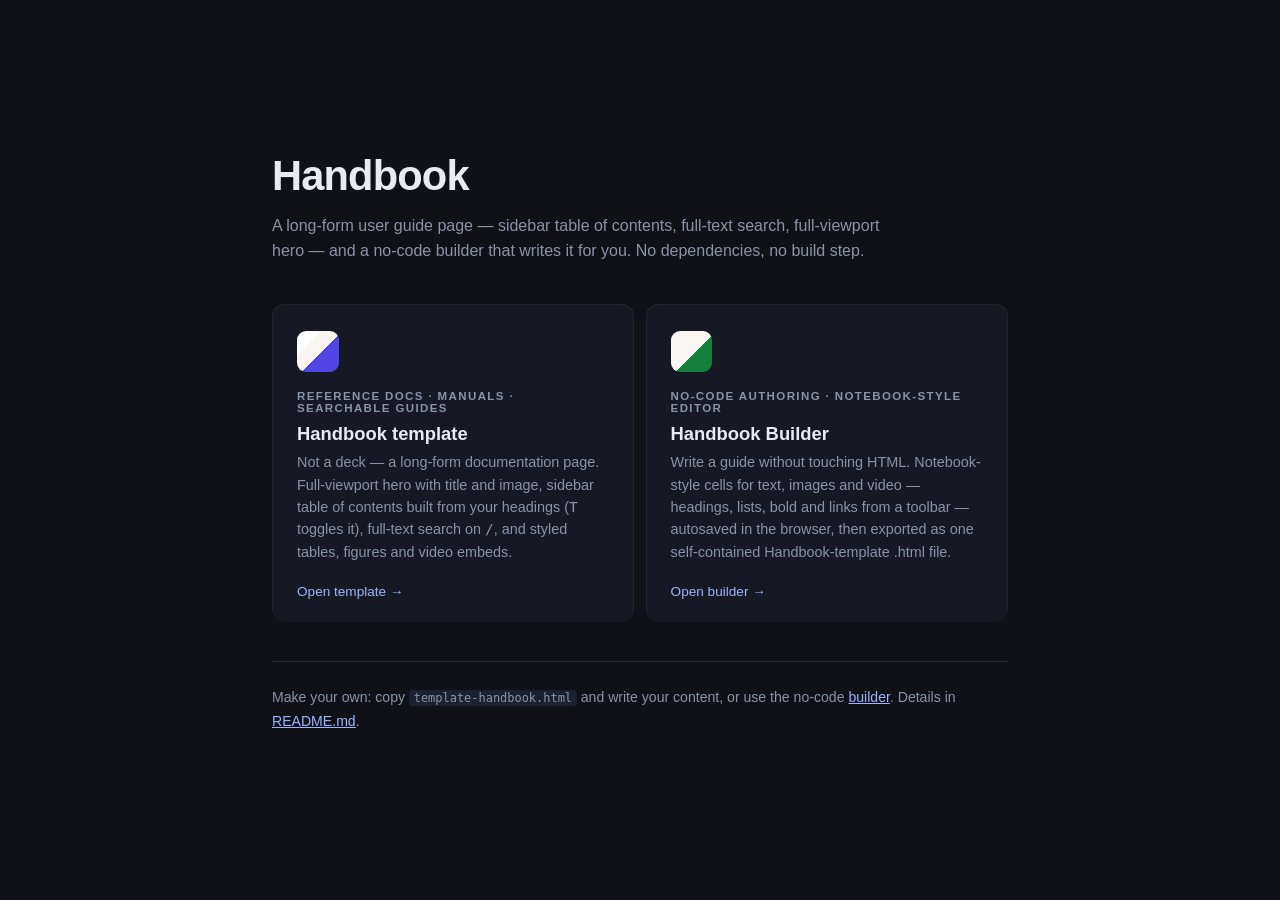
<file: index.html>
<!DOCTYPE html>
<html lang="en">
<head>
<meta charset="UTF-8">
<meta name="viewport" content="width=device-width, initial-scale=1.0">
<title>Handbook — user guide template &amp; builder</title>
<style>
* { box-sizing: border-box; }

:root {
  --bg: #0f1117;
  --card: #161923;
  --fg: #e8ebf2;
  --muted: #8b93a7;
}

body {
  margin: 0;
  min-height: 100vh;
  display: flex;
  align-items: center;
  justify-content: center;
  background: var(--bg);
  color: var(--fg);
  font-family: -apple-system, BlinkMacSystemFont, "Segoe UI", Roboto, sans-serif;
  padding: 3rem 1.5rem;
}

.wrap { max-width: 46rem; width: 100%; }

h1 { font-size: clamp(1.8rem, 4vw, 2.6rem); margin: 0 0 0.3em; letter-spacing: -0.02em; }

.sub { color: var(--muted); max-width: 38rem; line-height: 1.6; margin: 0 0 2.5rem; }

.sub kbd {
  border: 1px solid #333a4d;
  border-bottom-width: 2px;
  border-radius: 5px;
  padding: 0.05em 0.45em;
  font-size: 0.85em;
  font-family: ui-monospace, Menlo, monospace;
}

#cards {
  display: grid;
  grid-template-columns: repeat(auto-fit, minmax(min(100%, 22rem), 1fr));
  gap: 0.7rem;
}

.card {
  position: relative;
  border-radius: 12px;
  background: rgba(255, 255, 255, 0.08);
  cursor: pointer;
  text-decoration: none;
  color: inherit;
  display: block;
}

.card::before, .card::after {
  content: "";
  position: absolute;
  inset: 0;
  border-radius: inherit;
  opacity: 0;
  transition: opacity 500ms;
  pointer-events: none;
}

.card::before {
  background: radial-gradient(650px circle at var(--mouse-x) var(--mouse-y),
    rgba(255, 255, 255, 0.05), transparent 40%);
  z-index: 3;
}

.card::after {
  background: radial-gradient(480px circle at var(--mouse-x) var(--mouse-y),
    var(--glow, rgba(255, 255, 255, 0.4)), transparent 40%);
  z-index: 1;
}

#cards:hover > .card::after { opacity: 1; }
.card:hover::before { opacity: 1; }

.card-content {
  position: relative;
  z-index: 2;
  background: var(--card);
  border-radius: inherit;
  margin: 1px;
  padding: 1.6rem 1.5rem 1.4rem;
  min-height: 100%;
  display: flex;
  flex-direction: column;
}

.card .swatch {
  width: 2.6rem;
  height: 2.6rem;
  border-radius: 9px;
  margin-bottom: 1.1rem;
}

.card h2 { font-size: 1.15rem; margin: 0 0 0.35em; }

.card .use {
  font-size: 0.72rem;
  font-weight: 600;
  letter-spacing: 0.12em;
  text-transform: uppercase;
  color: var(--muted);
  margin-bottom: 0.8em;
}

.card p { font-size: 0.9rem; color: var(--muted); line-height: 1.55; margin: 0; flex: 1; }

.card .open { margin-top: 1.2rem; font-size: 0.85rem; color: #9db4ff; }

.foot {
  margin-top: 2.5rem;
  padding-top: 1.5rem;
  border-top: 1px solid #232838;
  color: var(--muted);
  font-size: 0.88rem;
  line-height: 1.7;
}

.foot a { color: #9db4ff; }
.foot code {
  font-family: ui-monospace, Menlo, monospace;
  font-size: 0.85em;
  background: #1c2130;
  border-radius: 4px;
  padding: 0.1em 0.4em;
}
</style>
</head>
<body>
<div class="wrap">
  <h1>Handbook</h1>
  <p class="sub">A long-form user guide page &mdash; sidebar table of contents,
  full-text search, full-viewport hero &mdash; and a no-code builder that
  writes it for you. No dependencies, no build step.</p>

  <div id="cards">
    <a class="card" href="template-handbook.html" style="--glow: rgba(129, 120, 255, 0.45);">
      <div class="card-content">
        <div class="swatch" style="background: linear-gradient(135deg, #ffffff 30%, #faf7f2 30%, #faf7f2 55%, #4f46e5 55%);"></div>
        <div class="use">Reference docs &middot; manuals &middot; searchable guides</div>
        <h2>Handbook template</h2>
        <p>Not a deck — a long-form documentation page. Full-viewport hero with
        title and image, sidebar table of contents built from your headings
        (<kbd>T</kbd> toggles it), full-text search on
        <kbd>/</kbd>, and styled tables, figures and video embeds.</p>
        <div class="open">Open template &rarr;</div>
      </div>
    </a>

    <a class="card" href="builder/" style="--glow: rgba(110, 231, 160, 0.4);">
      <div class="card-content">
        <div class="swatch" style="background: linear-gradient(135deg, #faf7f2 55%, #15803d 55%);"></div>
        <div class="use">No-code authoring &middot; notebook-style editor</div>
        <h2>Handbook Builder</h2>
        <p>Write a guide without touching HTML. Notebook-style cells for text,
        images and video — headings, lists, bold and links from a toolbar —
        autosaved in the browser, then exported as one self-contained
        Handbook-template .html file.</p>
        <div class="open">Open builder &rarr;</div>
      </div>
    </a>
  </div>

  <p class="foot">
    Make your own: copy <code>template-handbook.html</code> and write your
    content, or use the no-code <a href="builder/">builder</a>. Details in
    <a href="README.md">README.md</a>.
  </p>
</div>

<script>
document.getElementById('cards').onmousemove = function (e) {
  for (const card of document.getElementsByClassName('card')) {
    const rect = card.getBoundingClientRect();
    card.style.setProperty('--mouse-x', (e.clientX - rect.left) + 'px');
    card.style.setProperty('--mouse-y', (e.clientY - rect.top) + 'px');
  }
};
</script>
</body>
</html>
</file>
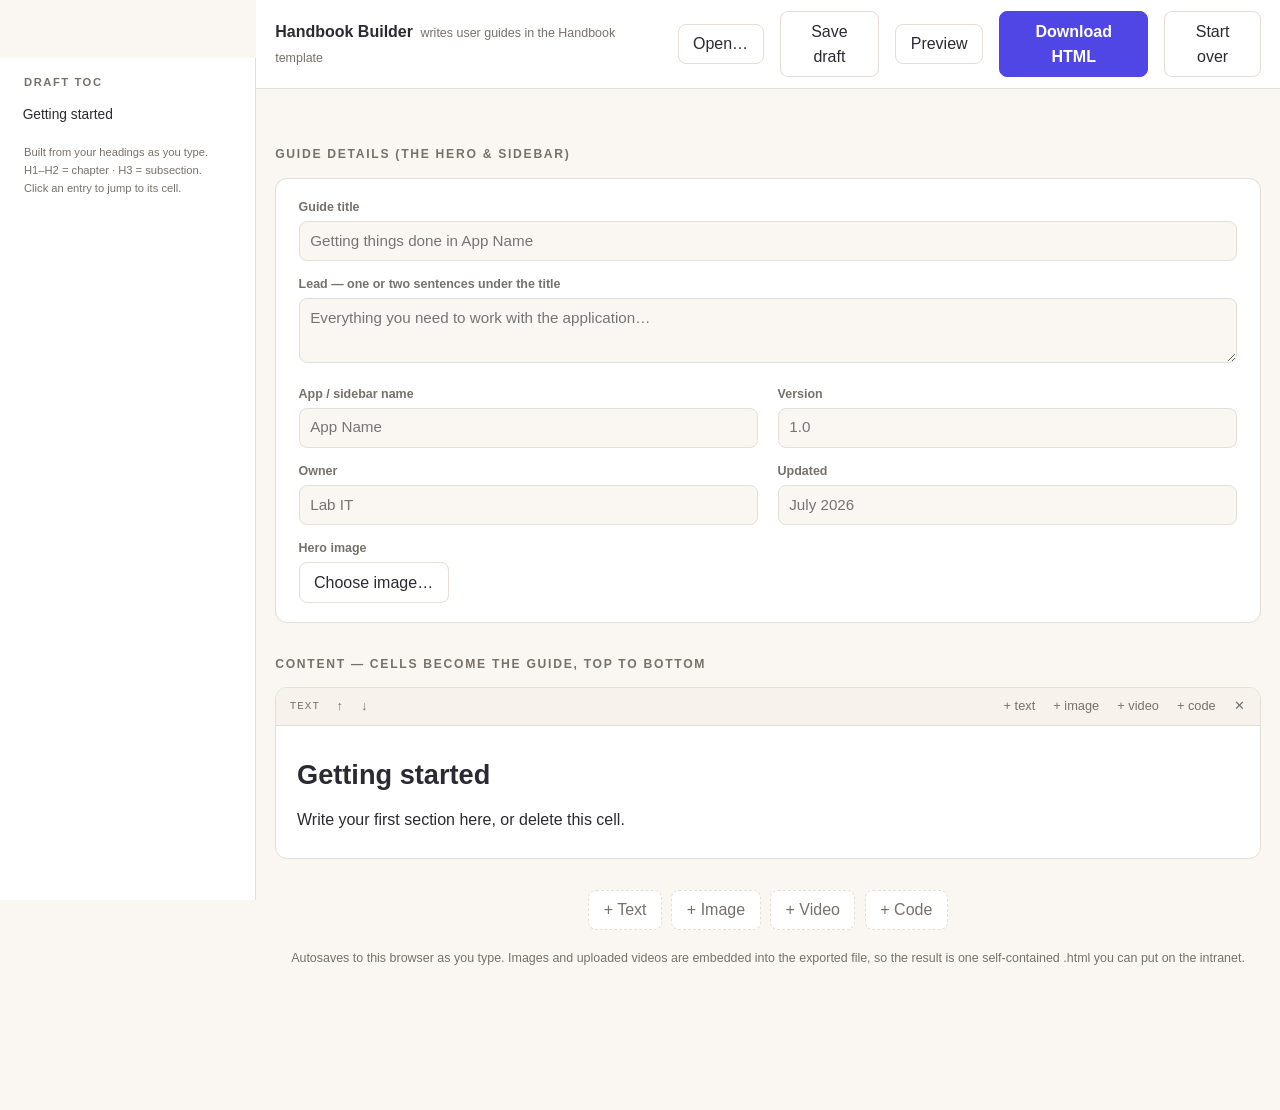
<file: builder/index.html>
<!DOCTYPE html>
<html lang="en">
<head>
<meta charset="UTF-8">
<meta name="viewport" content="width=device-width, initial-scale=1.0">
<title>Handbook Builder</title>
<style>
/* ————— builder chrome (the tool itself, not the output) ————— */
:root {
  --bg: #faf7f2;
  --panel: #ffffff;
  --fg: #2b2a33;
  --muted: #77716a;
  --accent: #4f46e5;
  --accent-soft: #e9e7fc;
  --border: #e4ded4;
  --mono: ui-monospace, "SF Mono", Menlo, Consolas, monospace;
}

* { box-sizing: border-box; }

body {
  margin: 0;
  background: var(--bg);
  color: var(--fg);
  font-family: -apple-system, BlinkMacSystemFont, "Segoe UI", Roboto, "Helvetica Neue", Arial, sans-serif;
  font-size: 16px;
  line-height: 1.6;
}

.bd-top {
  position: sticky;
  top: 0;
  z-index: 30;
  display: flex;
  align-items: center;
  gap: 1rem;
  padding: 0.7rem 1.2rem;
  background: var(--panel);
  border-bottom: 1px solid var(--border);
}

.bd-top .brand { font-weight: 700; }
.bd-top .brand .sub { font-weight: 400; font-size: 0.78rem; color: var(--muted); margin-left: 0.6em; }
.bd-top .spacer { flex: 1; }

button {
  font: inherit;
  cursor: pointer;
  border-radius: 8px;
  border: 1px solid var(--border);
  background: var(--panel);
  color: var(--fg);
  padding: 0.4em 0.9em;
}

button:hover { border-color: var(--accent); color: var(--accent); }

button.primary {
  background: var(--accent);
  border-color: var(--accent);
  color: #fff;
  font-weight: 600;
}

button.primary:hover { background: #4338ca; color: #fff; }

body { padding-left: 16rem; }   /* room for the draft ToC */

main { max-width: 70rem; margin: 0 auto; padding: 1.5rem 1.2rem 8rem; }

/* draft ToC sidebar */
.bd-side {
  position: fixed;
  top: 3.6rem;
  bottom: 0;
  left: 0;
  width: 16rem;
  background: var(--panel);
  border-right: 1px solid var(--border);
  padding: 1rem 0.9rem 2rem;
  overflow-y: auto;
  z-index: 10;
}

.bd-side .label {
  font-size: 0.7rem;
  font-weight: 700;
  letter-spacing: 0.14em;
  text-transform: uppercase;
  color: var(--muted);
  margin: 0 0.6rem 0.6rem;
}

#bd-toc a {
  display: block;
  padding: 0.32em 0.6em;
  border-radius: 6px;
  color: var(--fg);
  text-decoration: none;
  font-size: 0.86rem;
  line-height: 1.35;
  cursor: pointer;
}

#bd-toc a.sub { padding-left: 1.7em; color: var(--muted); font-size: 0.8rem; }
#bd-toc a:hover { background: var(--accent-soft); color: var(--accent); }
#bd-toc .empty { display: block; font-size: 0.78rem; color: #b3aca2; padding: 0.3em 0.6em; }

.bd-side .note {
  font-size: 0.7rem;
  color: var(--muted);
  margin: 1rem 0.6rem 0;
  line-height: 1.6;
}

@media (max-width: 1100px) {
  body { padding-left: 0; }
  .bd-side { display: none; }
}

.bd-section-label {
  font-size: 0.76rem;
  font-weight: 700;
  letter-spacing: 0.14em;
  text-transform: uppercase;
  color: var(--muted);
  margin: 2rem 0 0.8rem;
}

/* guide details form */
.bd-meta {
  background: var(--panel);
  border: 1px solid var(--border);
  border-radius: 12px;
  padding: 1.2rem 1.4rem;
  display: grid;
  grid-template-columns: 1fr 1fr;
  gap: 0.9rem 1.2rem;
}

.bd-meta label {
  display: block;
  font-size: 0.78rem;
  font-weight: 600;
  color: var(--muted);
  margin-bottom: 0.25em;
}

.bd-meta input[type="text"], .bd-meta textarea {
  width: 100%;
  font: inherit;
  font-size: 0.95rem;
  border: 1px solid var(--border);
  border-radius: 8px;
  padding: 0.45em 0.7em;
  background: var(--bg);
  color: var(--fg);
}

.bd-meta input:focus, .bd-meta textarea:focus {
  outline: none;
  border-color: var(--accent);
  box-shadow: 0 0 0 3px var(--accent-soft);
}

.bd-meta .full { grid-column: 1 / -1; }
.bd-meta textarea { resize: vertical; min-height: 3.2em; }

.bd-hero-thumb { display: flex; align-items: center; gap: 0.8rem; }
.bd-hero-thumb img { height: 3.2rem; border-radius: 8px; border: 1px solid var(--border); }

@media (max-width: 640px) { .bd-meta { grid-template-columns: 1fr; } }

/* formatting toolbar — lives inside the active text cell */
.bd-toolbar {
  display: flex;
  flex-wrap: wrap;
  gap: 0.25rem;
  align-items: center;
  background: #fbf8f3;
  border-bottom: 1px solid var(--border);
  padding: 0.3rem 0.5rem;
}

.bd-toolbar[hidden] { display: none; }

.bd-toolbar button {
  border: none;
  padding: 0.3em 0.65em;
  font-size: 0.88rem;
  border-radius: 6px;
}

.bd-toolbar button:hover { background: var(--accent-soft); }
.bd-toolbar .sep { width: 1px; background: var(--border); margin: 0.2rem 0.3rem; }
.bd-toolbar .b { font-weight: 700; }
.bd-toolbar .i { font-style: italic; }
.bd-toolbar .u { text-decoration: underline; }
.bd-toolbar .hint { margin-left: auto; align-self: center; font-size: 0.72rem; color: var(--muted); padding-right: 0.4rem; }

/* cells */
.cell {
  background: var(--panel);
  border: 1px solid var(--border);
  border-radius: 12px;
  margin-bottom: 0.9rem;
  overflow: hidden;
}

.cell:focus-within { border-color: var(--accent); box-shadow: 0 0 0 3px var(--accent-soft); }

.cell-tools {
  display: flex;
  align-items: center;
  gap: 0.25rem;
  padding: 0.3rem 0.5rem;
  background: #f7f3ec;
  border-bottom: 1px solid var(--border);
  font-size: 0.78rem;
}

.cell-tools .type {
  font-family: var(--mono);
  font-size: 0.68rem;
  letter-spacing: 0.1em;
  text-transform: uppercase;
  color: var(--muted);
  padding: 0 0.5em;
}

.cell-tools button {
  border: none;
  background: none;
  padding: 0.25em 0.55em;
  font-size: 0.8rem;
  color: var(--muted);
  border-radius: 6px;
}

.cell-tools button:hover { background: var(--accent-soft); color: var(--accent); }
.cell-tools .spacer { flex: 1; }
.cell-tools button.del:hover { background: #fde8e8; color: #b91c1c; }

.cell-body { padding: 1rem 1.3rem; }

.cell-edit { outline: none; min-height: 1.6em; }
.cell-edit:empty::before { content: "Write here — use the toolbar for headings, lists…"; color: #b3aca2; }
.cell-edit h1 { font-size: 1.7rem; margin: 0.4em 0 0.4em; }
.cell-edit h2 { font-size: 1.45rem; margin: 0.4em 0 0.4em; }
.cell-edit h3 { font-size: 1.2rem;  margin: 0.4em 0 0.3em; }
.cell-edit h4 { font-size: 1.05rem; margin: 0.4em 0 0.3em; }
.cell-edit h5 { font-size: 0.95rem; margin: 0.4em 0 0.3em; text-transform: uppercase; letter-spacing: 0.06em; }
.cell-edit p { margin: 0 0 0.6em; }
.cell-edit a { color: var(--accent); }

/* media cells */
.media-pick { display: flex; gap: 0.6rem; align-items: center; flex-wrap: wrap; }
.media-pick .hint { font-size: 0.78rem; color: var(--muted); }

.cell figure { margin: 0; }
.cell figure img { width: 100%; border-radius: 10px; border: 1px solid var(--border); display: block; }

/* image width options (mirrored in themes/handbook.css for the export) */
.cell figure.hb-w-full { width: 100%; }
.cell figure.hb-w-1-2  { width: 50%; }
.cell figure.hb-w-1-3  { width: 33.333%; }
.cell figure.hb-w-1-4  { width: 25%; }
.cell figure.hb-w-1-5  { width: 20%; }

.cell-tools select {
  font: inherit;
  font-size: 0.75rem;
  border: 1px solid var(--border);
  border-radius: 6px;
  background: var(--panel);
  color: var(--muted);
  padding: 0.1em 0.3em;
}

/* code cells */
.cell textarea.code-edit {
  width: 100%;
  min-height: 7em;
  resize: none;
  border: none;
  outline: none;
  background: #211f2b;
  color: #e8e6f0;
  font-family: var(--mono);
  font-size: 0.85rem;
  line-height: 1.6;
  padding: 1em 1.2em;
  border-radius: 10px;
  tab-size: 4;
}

.cell textarea.code-edit::placeholder { color: #6f6a80; }
.cell figcaption {
  font-size: 0.85rem;
  color: var(--muted);
  margin-top: 0.5em;
  outline: none;
}
.cell figcaption:empty::before { content: "Add a caption (optional)"; color: #c9c2b6; }

.cell .videobox { aspect-ratio: 16 / 9; background: #211f2b; border-radius: 10px; overflow: hidden; }
.cell .videobox video, .cell .videobox iframe { width: 100%; height: 100%; border: none; display: block; }

/* add-cell bar */
.bd-addbar {
  display: flex;
  gap: 0.6rem;
  justify-content: center;
  padding: 1rem 0 0;
}

.bd-addbar button { border-style: dashed; color: var(--muted); }
.bd-addbar button:hover { color: var(--accent); }

.bd-note { text-align: center; font-size: 0.78rem; color: var(--muted); margin-top: 1.2rem; }

.flash {
  position: fixed;
  bottom: 1.2rem;
  left: 50%;
  transform: translateX(-50%);
  background: #211f2b;
  color: #fff;
  border-radius: 10px;
  padding: 0.6em 1.2em;
  font-size: 0.88rem;
  opacity: 0;
  pointer-events: none;
  transition: opacity 0.3s;
  z-index: 40;
}
.flash.show { opacity: 1; }
</style>
</head>
<body>

<header class="bd-top">
  <div class="brand">Handbook Builder<span class="sub">writes user guides in the Handbook template</span></div>
  <div class="spacer"></div>
  <button id="btn-open" title="Open a saved draft (.json) or a previously exported guide (.html)">Open&hellip;</button>
  <button id="btn-save" title="Download the draft as a .json file to continue later">Save draft</button>
  <button id="btn-preview" title="Open the generated guide in a new tab">Preview</button>
  <button id="btn-export" class="primary" title="Download the finished guide as a single .html file">Download HTML</button>
  <button id="btn-clear" title="Delete everything and start over">Start over</button>
</header>

<aside class="bd-side">
  <div class="label">Draft ToC</div>
  <nav id="bd-toc"></nav>
  <p class="note">Built from your headings as you type.<br>
  H1&ndash;H2 = chapter &middot; H3 = subsection.<br>
  Click an entry to jump to its cell.</p>
</aside>

<main>
  <div class="bd-section-label">Guide details (the hero &amp; sidebar)</div>
  <div class="bd-meta">
    <div class="full">
      <label for="m-title">Guide title</label>
      <input type="text" id="m-title" placeholder="Getting things done in App Name">
    </div>
    <div class="full">
      <label for="m-lead">Lead — one or two sentences under the title</label>
      <textarea id="m-lead" placeholder="Everything you need to work with the application…"></textarea>
    </div>
    <div>
      <label for="m-app">App / sidebar name</label>
      <input type="text" id="m-app" placeholder="App Name">
    </div>
    <div>
      <label for="m-version">Version</label>
      <input type="text" id="m-version" placeholder="1.0">
    </div>
    <div>
      <label for="m-owner">Owner</label>
      <input type="text" id="m-owner" placeholder="Lab IT">
    </div>
    <div>
      <label for="m-updated">Updated</label>
      <input type="text" id="m-updated" placeholder="July 2026">
    </div>
    <div class="full">
      <label>Hero image</label>
      <div class="bd-hero-thumb">
        <img id="m-hero-thumb" alt="" hidden>
        <button id="btn-hero-img">Choose image&hellip;</button>
        <button id="btn-hero-clear" hidden>Remove</button>
      </div>
    </div>
  </div>

  <div class="bd-section-label">Content — cells become the guide, top to bottom</div>

  <div class="bd-toolbar" id="toolbar" hidden>
    <button data-block="p" title="Paragraph">P</button>
    <button data-block="h1" title="Heading 1 — chapter, appears in the ToC">H1</button>
    <button data-block="h2" title="Heading 2 — chapter, appears in the ToC">H2</button>
    <button data-block="h3" title="Heading 3 — subsection, appears in the ToC">H3</button>
    <button data-block="h4" title="Heading 4">H4</button>
    <button data-block="h5" title="Heading 5">H5</button>
    <span class="sep"></span>
    <button data-cmd="bold" class="b" title="Bold (Ctrl+B)">B</button>
    <button data-cmd="italic" class="i" title="Italic (Ctrl+I)">I</button>
    <button data-cmd="underline" class="u" title="Underline (Ctrl+U)">U</button>
    <span class="sep"></span>
    <button data-cmd="insertUnorderedList" title="Bullet list">&bull; List</button>
    <button data-cmd="insertOrderedList" title="Numbered list">1. List</button>
    <span class="sep"></span>
    <button data-act="link" title="Turn selection into a link">Link</button>
    <button data-cmd="removeFormat" title="Clear formatting">Clear</button>
    <span class="hint">H1&ndash;H2 = chapters, H3 = subsections &rarr; they build the ToC</span>
  </div>

  <div id="cells"></div>

  <div class="bd-addbar">
    <button data-add="text">+ Text</button>
    <button data-add="image">+ Image</button>
    <button data-add="video">+ Video</button>
    <button data-add="code">+ Code</button>
  </div>

  <p class="bd-note">Autosaves to this browser as you type. Images and uploaded
  videos are embedded into the exported file, so the result is one
  self-contained .html you can put on the intranet.</p>
</main>

<input type="file" id="file-input" hidden>
<div class="flash" id="flash"></div>

<script>
(function () {
  'use strict';

  const cellsEl = document.getElementById('cells');
  const fileInput = document.getElementById('file-input');
  const STORE_KEY = 'handbook-builder-v1';
  const meta = {};
  ['title', 'lead', 'app', 'version', 'owner', 'updated'].forEach(function (k) {
    meta[k] = document.getElementById('m-' + k);
  });
  let heroImgData = null;

  /* ═══════════ cells ═══════════ */

  function makeCell(type, data) {
    const cell = document.createElement('div');
    cell.className = 'cell';
    cell.dataset.type = type;
    cell.innerHTML =
      '<div class="cell-tools">' +
        '<span class="type">' + type + '</span>' +
        (type === 'image'
          ? '<select class="imgw" title="Image width">' +
              '<option value="full">Full width</option>' +
              '<option value="1-2">1/2 width</option>' +
              '<option value="1-3">1/3 width</option>' +
              '<option value="1-4">1/4 width</option>' +
              '<option value="1-5">1/5 width</option>' +
            '</select>'
          : '') +
        (type === 'code'
          ? '<select class="codelang" title="Language">' +
              LANG_OPTIONS.map(function (l) {
                return '<option value="' + l[0] + '">' + l[1] + '</option>';
              }).join('') +
            '</select>'
          : '') +
        '<button data-act="up" title="Move up">&uarr;</button>' +
        '<button data-act="down" title="Move down">&darr;</button>' +
        '<span class="spacer"></span>' +
        '<button data-act="add-text" title="Add text cell below">+ text</button>' +
        '<button data-act="add-image" title="Add image cell below">+ image</button>' +
        '<button data-act="add-video" title="Add video cell below">+ video</button>' +
        '<button data-act="add-code" title="Add code cell below">+ code</button>' +
        '<button data-act="del" class="del" title="Delete cell">&#10005;</button>' +
      '</div>' +
      '<div class="cell-body"></div>';
    const body = cell.querySelector('.cell-body');

    if (type === 'text') {
      const ed = document.createElement('div');
      ed.className = 'cell-edit';
      ed.contentEditable = 'true';
      if (data && data.html) ed.innerHTML = data.html;
      body.appendChild(ed);
    } else if (type === 'code') {
      const ta = document.createElement('textarea');
      ta.className = 'code-edit';
      ta.spellcheck = false;
      ta.placeholder = 'Paste or type code…';
      if (data && data.code) ta.value = data.code;
      body.appendChild(ta);
      if (data && data.lang) cell.querySelector('.codelang').value = data.lang;
      requestAnimationFrame(function () { growCode(ta); });
    } else if (data && data.src) {
      setMedia(cell, data);
    } else {
      body.innerHTML =
        '<div class="media-pick">' +
          '<button data-act="pick-file">Upload ' + type + '&hellip;</button>' +
          '<button data-act="pick-url">From URL&hellip;</button>' +
          '<span class="hint">' +
            (type === 'image'
              ? 'Uploads are embedded into the exported file.'
              : 'Uploads are embedded (careful with size) — or link a file on the internal server.') +
          '</span>' +
        '</div>';
    }
    return cell;
  }

  function setMedia(cell, data) {
    const body = cell.querySelector('.cell-body');
    if (cell.dataset.type === 'image') {
      const w = data.width || 'full';
      body.innerHTML = '<figure class="hb-w-' + w + '"><img><figcaption contenteditable="true"></figcaption></figure>';
      body.querySelector('img').src = data.src;
      if (data.caption) body.querySelector('figcaption').innerHTML = data.caption;
      cell.querySelector('.imgw').value = w;
    } else {
      body.innerHTML = '<div class="videobox"></div>';
      const box = body.querySelector('.videobox');
      if (data.kind === 'iframe') {
        const f = document.createElement('iframe');
        f.src = data.src;
        f.allowFullscreen = true;
        box.appendChild(f);
      } else {
        const v = document.createElement('video');
        v.controls = true;
        v.src = data.src;
        box.appendChild(v);
      }
      box.dataset.kind = data.kind || 'video';
    }
  }

  function addCell(type, afterCell, data) {
    const cell = makeCell(type, data);
    if (afterCell) afterCell.after(cell); else cellsEl.appendChild(cell);
    if (type === 'text' && !(data && data.html)) cell.querySelector('.cell-edit').focus();
    if (type === 'code' && !(data && data.code)) cell.querySelector('.code-edit').focus();
    scheduleSave();
    return cell;
  }

  // code textareas grow with their content
  function growCode(ta) {
    ta.style.height = 'auto';
    ta.style.height = (ta.scrollHeight + 2) + 'px';
  }

  cellsEl.addEventListener('input', function (e) {
    if (e.target.classList.contains('code-edit')) growCode(e.target);
  });

  /* cell + add-bar actions */

  document.querySelector('.bd-addbar').addEventListener('click', function (e) {
    const t = e.target.closest('button[data-add]');
    if (t) addCell(t.dataset.add, null, null);
  });

  cellsEl.addEventListener('click', function (e) {
    const btn = e.target.closest('button[data-act]');
    if (!btn) return;
    const cell = btn.closest('.cell');
    const act = btn.dataset.act;

    if (act === 'del') {
      cell.remove();
    } else if (act === 'up' && cell.previousElementSibling) {
      cell.previousElementSibling.before(cell);
    } else if (act === 'down' && cell.nextElementSibling) {
      cell.nextElementSibling.after(cell);
    } else if (act === 'add-text') {
      addCell('text', cell, null);
    } else if (act === 'add-image') {
      addCell('image', cell, null);
    } else if (act === 'add-video') {
      addCell('video', cell, null);
    } else if (act === 'add-code') {
      addCell('code', cell, null);
    } else if (act === 'pick-file') {
      fileInput.accept = cell.dataset.type === 'image' ? 'image/*' : 'video/*';
      fileInput.onchange = function () {
        const f = fileInput.files[0];
        if (!f) return;
        const reader = new FileReader();
        reader.onload = function () {
          setMedia(cell, { src: reader.result, kind: 'video' });
          scheduleSave();
        };
        reader.readAsDataURL(f);
        fileInput.value = '';
      };
      fileInput.click();
    } else if (act === 'pick-url') {
      const url = prompt(cell.dataset.type === 'image'
        ? 'Image URL:'
        : 'Video URL (a .mp4/.webm file, or an embed link):');
      if (!url) return;
      const isFile = /\.(mp4|webm|ogg|mov)(\?|#|$)/i.test(url);
      setMedia(cell, {
        src: url,
        kind: cell.dataset.type === 'video' && !isFile ? 'iframe' : 'video'
      });
      scheduleSave();
    }
    scheduleSave();
  });

  // image width + code language selectors
  cellsEl.addEventListener('change', function (e) {
    if (e.target.matches('select.imgw')) {
      const figure = e.target.closest('.cell').querySelector('figure');
      if (figure) {
        figure.className = 'hb-w-' + e.target.value;
        scheduleSave();
      }
    } else if (e.target.matches('select.codelang')) {
      scheduleSave();
    }
  });

  /* ═══════════ formatting toolbar (follows the active text cell) ═══════════ */

  const toolbar = document.getElementById('toolbar');

  document.addEventListener('focusin', function (e) {
    if (toolbar.contains(e.target)) return;
    const cell = e.target.closest ? e.target.closest('.cell') : null;
    if (cell && cell.dataset.type === 'text' && e.target.classList.contains('cell-edit')) {
      cell.insertBefore(toolbar, cell.querySelector('.cell-body'));
      toolbar.hidden = false;
    } else {
      toolbar.hidden = true;
    }
  });

  document.getElementById('toolbar').addEventListener('mousedown', function (e) {
    e.preventDefault();   // keep the text selection in the cell
  });

  document.getElementById('toolbar').addEventListener('click', function (e) {
    const btn = e.target.closest('button');
    if (!btn) return;
    if (btn.dataset.block) {
      document.execCommand('formatBlock', false, '<' + btn.dataset.block + '>');
    } else if (btn.dataset.cmd) {
      document.execCommand(btn.dataset.cmd, false, null);
    } else if (btn.dataset.act === 'link') {
      const url = prompt('Link URL:');
      if (url) document.execCommand('createLink', false, url);
    }
    scheduleSave();
  });

  /* ═══════════ guide details ═══════════ */

  const heroThumb = document.getElementById('m-hero-thumb');
  const heroClear = document.getElementById('btn-hero-clear');

  document.getElementById('btn-hero-img').addEventListener('click', function () {
    fileInput.accept = 'image/*';
    fileInput.onchange = function () {
      const f = fileInput.files[0];
      if (!f) return;
      const reader = new FileReader();
      reader.onload = function () {
        heroImgData = reader.result;
        heroThumb.src = heroImgData;
        heroThumb.hidden = false;
        heroClear.hidden = false;
        scheduleSave();
      };
      reader.readAsDataURL(f);
      fileInput.value = '';
    };
    fileInput.click();
  });

  heroClear.addEventListener('click', function () {
    heroImgData = null;
    heroThumb.hidden = true;
    heroClear.hidden = true;
    scheduleSave();
  });

  /* ═══════════ draft ToC ═══════════ */

  const tocNav = document.getElementById('bd-toc');
  let tocHeads = [];

  function updateToc() {
    tocHeads = [];
    tocNav.innerHTML = '';
    cellsEl.querySelectorAll('.cell[data-type="text"] .cell-edit').forEach(function (ed) {
      ed.querySelectorAll('h1, h2, h3').forEach(function (h) {
        const a = document.createElement('a');
        a.textContent = h.textContent.trim() || '(untitled)';
        a.className = h.tagName === 'H3' ? 'sub' : 'ch';
        a.dataset.i = tocHeads.length;
        tocHeads.push(h);
        tocNav.appendChild(a);
      });
    });
    if (!tocHeads.length) {
      tocNav.innerHTML = '<span class="empty">Headings appear here as you write</span>';
    }
  }

  tocNav.addEventListener('click', function (e) {
    const a = e.target.closest('a');
    if (!a) return;
    const h = tocHeads[+a.dataset.i];
    if (h) h.scrollIntoView({ behavior: 'smooth', block: 'center' });
  });

  /* ═══════════ autosave ═══════════ */

  let saveTimer = null;

  function scheduleSave() {
    clearTimeout(saveTimer);
    saveTimer = setTimeout(function () { save(); updateToc(); }, 400);
  }

  function snapshot() {
    return {
      meta: Object.fromEntries(Object.keys(meta).map(function (k) { return [k, meta[k].value]; })),
      hero: heroImgData,
      cells: Array.from(cellsEl.children).map(function (cell) {
        const type = cell.dataset.type;
        if (type === 'text') {
          return { type: 'text', html: cell.querySelector('.cell-edit').innerHTML };
        }
        if (type === 'image') {
          const img = cell.querySelector('img');
          const cap = cell.querySelector('figcaption');
          const figure = cell.querySelector('figure');
          const wMatch = figure && figure.className.match(/hb-w-(\S+)/);
          return {
            type: 'image',
            src: img ? img.src : null,
            caption: cap ? cap.innerHTML : '',
            width: wMatch ? wMatch[1] : 'full'
          };
        }
        if (type === 'code') {
          return {
            type: 'code',
            lang: cell.querySelector('.codelang').value,
            code: cell.querySelector('.code-edit').value
          };
        }
        const media = cell.querySelector('video, iframe');
        const box = cell.querySelector('.videobox');
        return { type: 'video', src: media ? media.src : null, kind: box ? box.dataset.kind : 'video' };
      })
    };
  }

  function save() {
    try {
      localStorage.setItem(STORE_KEY, JSON.stringify(snapshot()));
    } catch (e) {
      flash('Draft too large for autosave — export to keep your work');
    }
  }

  function applyDraft(data) {
    cellsEl.innerHTML = '';
    heroImgData = data.hero || null;
    if (heroImgData) heroThumb.src = heroImgData;
    heroThumb.hidden = !heroImgData;
    heroClear.hidden = !heroImgData;
    Object.keys(meta).forEach(function (k) { meta[k].value = (data.meta && data.meta[k]) || ''; });
    (data.cells || []).forEach(function (c) {
      cellsEl.appendChild(makeCell(c.type, c));
    });
    if (!cellsEl.children.length) addCell('text', null, null);
  }

  function restore() {
    let data = null;
    try { data = JSON.parse(localStorage.getItem(STORE_KEY)); } catch (e) { /* corrupt draft */ }
    if (!data) {
      addCell('text', null, { html: '<h1>Getting started</h1><p>Write your first section here, or delete this cell.</p>' });
      return;
    }
    applyDraft(data);
  }

  document.querySelector('main').addEventListener('input', scheduleSave);

  document.getElementById('btn-clear').addEventListener('click', function () {
    if (!confirm('Delete the whole draft and start over?')) return;
    localStorage.removeItem(STORE_KEY);
    location.reload();
  });

  /* ═══════════ save draft / open draft ═══════════ */

  function draftName() {
    return ((meta.app.value.trim() || meta.title.value.trim() || 'user-guide')
      .toLowerCase().replace(/[^a-z0-9]+/g, '-').replace(/^-+|-+$/g, '') || 'user-guide');
  }

  document.getElementById('btn-save').addEventListener('click', function () {
    const a = document.createElement('a');
    a.href = URL.createObjectURL(new Blob(
      [JSON.stringify(snapshot(), null, 1)], { type: 'application/json' }));
    a.download = draftName() + '-draft.json';
    a.click();
    URL.revokeObjectURL(a.href);
    flash('Draft saved — open it later with Open…');
  });

  function extractEmbeddedDraft(html) {
    const m = html.match(/<script type="application\/json" id="hb-draft">([\s\S]*?)<\/script>/);
    return m ? JSON.parse(m[1]) : null;
  }

  document.getElementById('btn-open').addEventListener('click', function () {
    fileInput.accept = '.json,.html,application/json,text/html';
    fileInput.onchange = function () {
      const f = fileInput.files[0];
      fileInput.value = '';
      if (!f) return;
      const reader = new FileReader();
      reader.onload = function () {
        let data = null;
        try {
          data = reader.result.trimStart().startsWith('{')
            ? JSON.parse(reader.result)
            : extractEmbeddedDraft(reader.result);
        } catch (e) { /* fall through to the error flash */ }
        if (!data || !data.cells) {
          flash(f.name + ' has no readable draft — use a saved .json or an exported guide');
          return;
        }
        const hasWork = meta.title.value.trim() || cellsEl.textContent.trim();
        if (hasWork && !confirm('Replace the current draft with "' + f.name + '"?')) return;
        applyDraft(data);
        scheduleSave();
        flash('Opened ' + f.name);
      };
      reader.readAsText(f);
    };
    fileInput.click();
  });

  /* ═══════════ syntax highlighting (baked in at export — no JS in the output) ═══════════ */

  const LANG_OPTIONS = [
    ['plain', 'Plain text'], ['python', 'Python'], ['javascript', 'JavaScript / TS'],
    ['sql', 'SQL'], ['bash', 'Bash / shell'], ['powershell', 'PowerShell'],
    ['json', 'JSON'], ['yaml', 'YAML'], ['html', 'HTML / XML'], ['css', 'CSS'],
    ['java', 'Java'], ['csharp', 'C#']
  ];

  // token classes: c comment · s string · n number · k keyword · v variable
  const NUM = '\\b(?:0[xX][\\da-fA-F]+|\\d+\\.?\\d*(?:[eE][+-]?\\d+)?)\\b';
  function kws(words) { return '\\b(?:' + words.replace(/ /g, '|') + ')\\b'; }

  const LANGS = {
    python: { rules: [
      ['s', '"""[\\s\\S]*?"""|\'\'\'[\\s\\S]*?\'\'\'|"(?:[^"\\\\\\n]|\\\\.)*"|\'(?:[^\'\\\\\\n]|\\\\.)*\''],
      ['c', '#.*'],
      ['n', NUM],
      ['k', kws('def class return if elif else for while in not and or import from as with try except finally raise lambda yield pass break continue global nonlocal assert del is None True False self async await print match case')]
    ] },
    javascript: { rules: [
      ['c', '\\/\\*[\\s\\S]*?\\*\\/|\\/\\/.*'],
      ['s', '`(?:[^`\\\\]|\\\\.)*`|"(?:[^"\\\\\\n]|\\\\.)*"|\'(?:[^\'\\\\\\n]|\\\\.)*\''],
      ['n', NUM],
      ['k', kws('function return if else for while do switch case break continue new class extends super this const let var import from export default try catch finally throw typeof instanceof in of delete void async await yield true false null undefined interface type enum implements public private protected readonly static')]
    ] },
    sql: { flags: 'gi', rules: [
      ['c', '--.*|\\/\\*[\\s\\S]*?\\*\\/'],
      ['s', "'(?:[^']|'')*'"],
      ['n', NUM],
      ['k', kws('select from where join left right inner outer full on group by order having insert into values update set delete create table alter drop index view as and or not null in is like between union all distinct limit offset case when then else end count sum avg min max exists primary key foreign references')]
    ] },
    bash: { rules: [
      ['c', '#.*'],
      ['s', '"(?:[^"\\\\]|\\\\.)*"|\'[^\']*\''],
      ['v', '\\$\\{?\\w+\\}?'],
      ['n', NUM],
      ['k', kws('if then else elif fi for while until do done case esac function echo export local return exit cd source set shift read sudo')]
    ] },
    powershell: { flags: 'gi', rules: [
      ['c', '#.*'],
      ['s', '"(?:[^"`]|`.)*"|\'[^\']*\''],
      ['v', '\\$\\w+'],
      ['n', NUM],
      ['k', kws('param function if else elseif foreach for while switch return try catch finally throw begin process end filter in do until break continue')]
    ] },
    json: { rules: [
      ['s', '"(?:[^"\\\\]|\\\\.)*"'],
      ['n', NUM],
      ['k', kws('true false null')]
    ] },
    yaml: { rules: [
      ['c', '#.*'],
      ['s', '"(?:[^"\\\\]|\\\\.)*"|\'[^\']*\''],
      ['k', '^[ \\t-]*[\\w.-]+(?=\\s*:)'],
      ['n', NUM + '|\\b(?:true|false|null|yes|no)\\b']
    ] },
    html: { rules: [
      ['c', '<!--[\\s\\S]*?-->'],
      ['k', '<\\/?[a-zA-Z][^<>]*>']
    ] },
    css: { rules: [
      ['c', '\\/\\*[\\s\\S]*?\\*\\/'],
      ['s', '"[^"]*"|\'[^\']*\''],
      ['k', '[\\w-]+(?=\\s*:)'],
      ['n', NUM + '(?:px|rem|em|%|vh|vw|s|ms)?|#[\\da-fA-F]{3,8}\\b']
    ] },
    java: { rules: [
      ['c', '\\/\\*[\\s\\S]*?\\*\\/|\\/\\/.*'],
      ['s', '"(?:[^"\\\\\\n]|\\\\.)*"'],
      ['n', NUM],
      ['k', kws('public private protected class interface extends implements static final void int long double float boolean char byte short new return if else for while do switch case break continue try catch finally throw throws import package this super true false null abstract synchronized volatile instanceof enum record var')]
    ] },
    csharp: { rules: [
      ['c', '\\/\\*[\\s\\S]*?\\*\\/|\\/\\/.*'],
      ['s', '\\$?@?"(?:[^"\\\\]|\\\\.)*"'],
      ['n', NUM],
      ['k', kws('public private protected internal class interface struct record static readonly const void int long double float decimal bool string char var new return if else foreach for while do switch case break continue try catch finally throw using namespace this base true false null async await get set is as in out ref')]
    ] }
  };
  LANGS.typescript = LANGS.javascript;

  function highlight(src, lang) {
    const def = LANGS[lang];
    if (!def) return esc(src);
    if (!def._re) {
      def._re = new RegExp(
        def.rules.map(function (r) { return '(' + r[1] + ')'; }).join('|'),
        def.flags || 'gm');
    }
    const re = def._re;
    re.lastIndex = 0;
    let out = '', last = 0, m;
    while ((m = re.exec(src))) {
      out += esc(src.slice(last, m.index));
      for (let g = 1; g <= def.rules.length; g++) {
        if (m[g] !== undefined) {
          out += '<span class="tok-' + def.rules[g - 1][0] + '">' + esc(m[g]) + '</span>';
          break;
        }
      }
      last = re.lastIndex;
      if (m[0] === '') re.lastIndex++;   // never loop on a zero-length match
    }
    return out + esc(src.slice(last));
  }

  /* ═══════════ export ═══════════ */

  function esc(s) {
    return String(s).replace(/&/g, '&amp;').replace(/</g, '&lt;')
      .replace(/>/g, '&gt;').replace(/"/g, '&quot;');
  }

  function contentHtml() {
    const out = document.createElement('div');
    Array.from(cellsEl.children).forEach(function (cell) {
      const type = cell.dataset.type;
      if (type === 'text') {
        const clone = cell.querySelector('.cell-edit').cloneNode(true);
        if (!clone.textContent.trim() && !clone.querySelector('img')) return;
        // hero owns the page's h1 — demote cell h1s to h2 (still a ToC chapter)
        clone.querySelectorAll('h1').forEach(function (h1) {
          const h2 = document.createElement('h2');
          while (h1.firstChild) h2.appendChild(h1.firstChild);
          h1.replaceWith(h2);
        });
        out.insertAdjacentHTML('beforeend', clone.innerHTML + '\n');
      } else if (type === 'image') {
        const img = cell.querySelector('img');
        if (!img) return;
        const cap = cell.querySelector('figcaption');
        const figure = cell.querySelector('figure');
        const wMatch = figure && figure.className.match(/hb-w-(\S+)/);
        out.insertAdjacentHTML('beforeend',
          '<figure class="hb-w-' + (wMatch ? wMatch[1] : 'full') + '">' +
          '<img src="' + img.src.replace(/"/g, '&quot;') + '" alt="">' +
          (cap && cap.textContent.trim() ? '<figcaption>' + cap.innerHTML + '</figcaption>' : '') +
          '</figure>\n');
      } else if (type === 'code') {
        const ta = cell.querySelector('.code-edit');
        if (!ta || !ta.value.trim()) return;
        const lang = cell.querySelector('.codelang').value;
        out.insertAdjacentHTML('beforeend',
          '<pre class="hb-code"' + (lang !== 'plain' ? ' data-lang="' + lang + '"' : '') +
          '><code>' + highlight(ta.value, lang) + '</code></pre>\n');
      } else {
        const media = cell.querySelector('video, iframe');
        if (!media) return;
        const src = media.src.replace(/"/g, '&quot;');
        out.insertAdjacentHTML('beforeend',
          '<div class="hb-video">' +
          (media.tagName === 'IFRAME'
            ? '<iframe src="' + src + '" allowfullscreen></iframe>'
            : '<video controls src="' + src + '"></video>') +
          '</div>\n');
      }
    });
    return out.innerHTML;
  }

  async function buildHtml() {
    let css = '', js = '';
    try {
      css = await (await fetch('../themes/handbook.css')).text();
      js = await (await fetch('../handbook.js')).text();
    } catch (e) { /* fall back to linked files below */ }

    const m = {};
    Object.keys(meta).forEach(function (k) { m[k] = meta[k].value.trim(); });
    const title = m.title || 'User Guide';
    const app = m.app || title;
    const metaLine = [
      m.version && '<span>Version ' + esc(m.version) + '</span>',
      m.updated && '<span>Updated ' + esc(m.updated) + '</span>',
      m.owner && '<span>Owner: ' + esc(m.owner) + '</span>'
    ].filter(Boolean).join('\n          ');

    const art = heroImgData
      ? '<div class="hb-hero-art"><img src="' + heroImgData + '" alt=""></div>'
      : '';

    return '<!DOCTYPE html>\n<html lang="en">\n<head>\n' +
      '<meta charset="UTF-8">\n' +
      '<meta name="viewport" content="width=device-width, initial-scale=1.0">\n' +
      '<title>' + esc(app) + ' — User Guide</title>\n' +
      (css ? '<style>\n' + css + '\n</style>\n'
           : '<link rel="stylesheet" href="themes/handbook.css">\n') +
      '</head>\n<body class="handbook">\n\n' +
      '<aside class="hb-sidebar">\n' +
      '  <div class="hb-brand">\n' +
      '    <div class="title">' + esc(app) + '</div>\n' +
      '    <div class="sub">User Guide' + (m.version ? ' &middot; v' + esc(m.version) : '') + '</div>\n' +
      '  </div>\n' +
      '  <nav class="hb-toc"></nav>\n' +
      '  <div class="hb-hints">\n' +
      '    <kbd>/</kbd> search &nbsp;&middot;&nbsp; <kbd>T</kbd> hide contents<br>\n' +
      '    <kbd>Enter</kbd> next match &nbsp;&middot;&nbsp; <kbd>&#8679;Enter</kbd> previous\n' +
      '  </div>\n' +
      '</aside>\n\n' +
      '<main class="hb-main">\n' +
      '  <header class="hb-hero">\n' +
      '    <div class="hb-hero-inner"' + (heroImgData ? '' : ' style="grid-template-columns: 1fr;"') + '>\n' +
      '      <div>\n' +
      '        <span class="eyebrow">User Guide</span>\n' +
      '        <h1>' + esc(title) + '</h1>\n' +
      (m.lead ? '        <p class="lead">' + esc(m.lead) + '</p>\n' : '') +
      (metaLine ? '        <div class="hb-meta">' + metaLine + '</div>\n' : '') +
      '      </div>\n' +
      (art ? '      ' + art + '\n' : '') +
      '    </div>\n' +
      '    <div class="hb-scrollhint">Scroll</div>\n' +
      '  </header>\n\n' +
      '  <div class="hb-content">\n' + contentHtml() + '\n  </div>\n' +
      '</main>\n\n' +
      (js ? '<script>\n' + js.replace(/<\/script>/gi, '<\\/script>') + '\n<\/script>\n'
          : '<script src="handbook.js"><\/script>\n') +
      // the draft rides along inside the guide, so any exported file can be
      // reopened in the builder (Open…) and edited further
      '<script type="application/json" id="hb-draft">' +
      JSON.stringify(snapshot()).replace(/</g, '\\u003c') +
      '<\/script>\n' +
      '</body>\n</html>\n';
  }

  document.getElementById('btn-export').addEventListener('click', function () {
    buildHtml().then(function (html) {
      const name = (meta.app.value.trim() || meta.title.value.trim() || 'user-guide')
        .toLowerCase().replace(/[^a-z0-9]+/g, '-').replace(/^-+|-+$/g, '') + '-guide.html';
      const a = document.createElement('a');
      a.href = URL.createObjectURL(new Blob([html], { type: 'text/html' }));
      a.download = name;
      a.click();
      URL.revokeObjectURL(a.href);
      flash('Downloaded ' + name);
    });
  });

  document.getElementById('btn-preview').addEventListener('click', function () {
    buildHtml().then(function (html) {
      const url = URL.createObjectURL(new Blob([html], { type: 'text/html' }));
      window.open(url, '_blank');
    });
  });

  /* ═══════════ misc ═══════════ */

  let flashTimer = null;
  function flash(msg) {
    const el = document.getElementById('flash');
    el.textContent = msg;
    el.classList.add('show');
    clearTimeout(flashTimer);
    flashTimer = setTimeout(function () { el.classList.remove('show'); }, 2600);
  }

  restore();
  updateToc();

  // small hook for testing / power users
  window.HandbookBuilder = {
    buildHtml: buildHtml, addCell: addCell, snapshot: snapshot,
    updateToc: updateToc, applyDraft: applyDraft
  };
})();
</script>
</body>
</html>
</file>
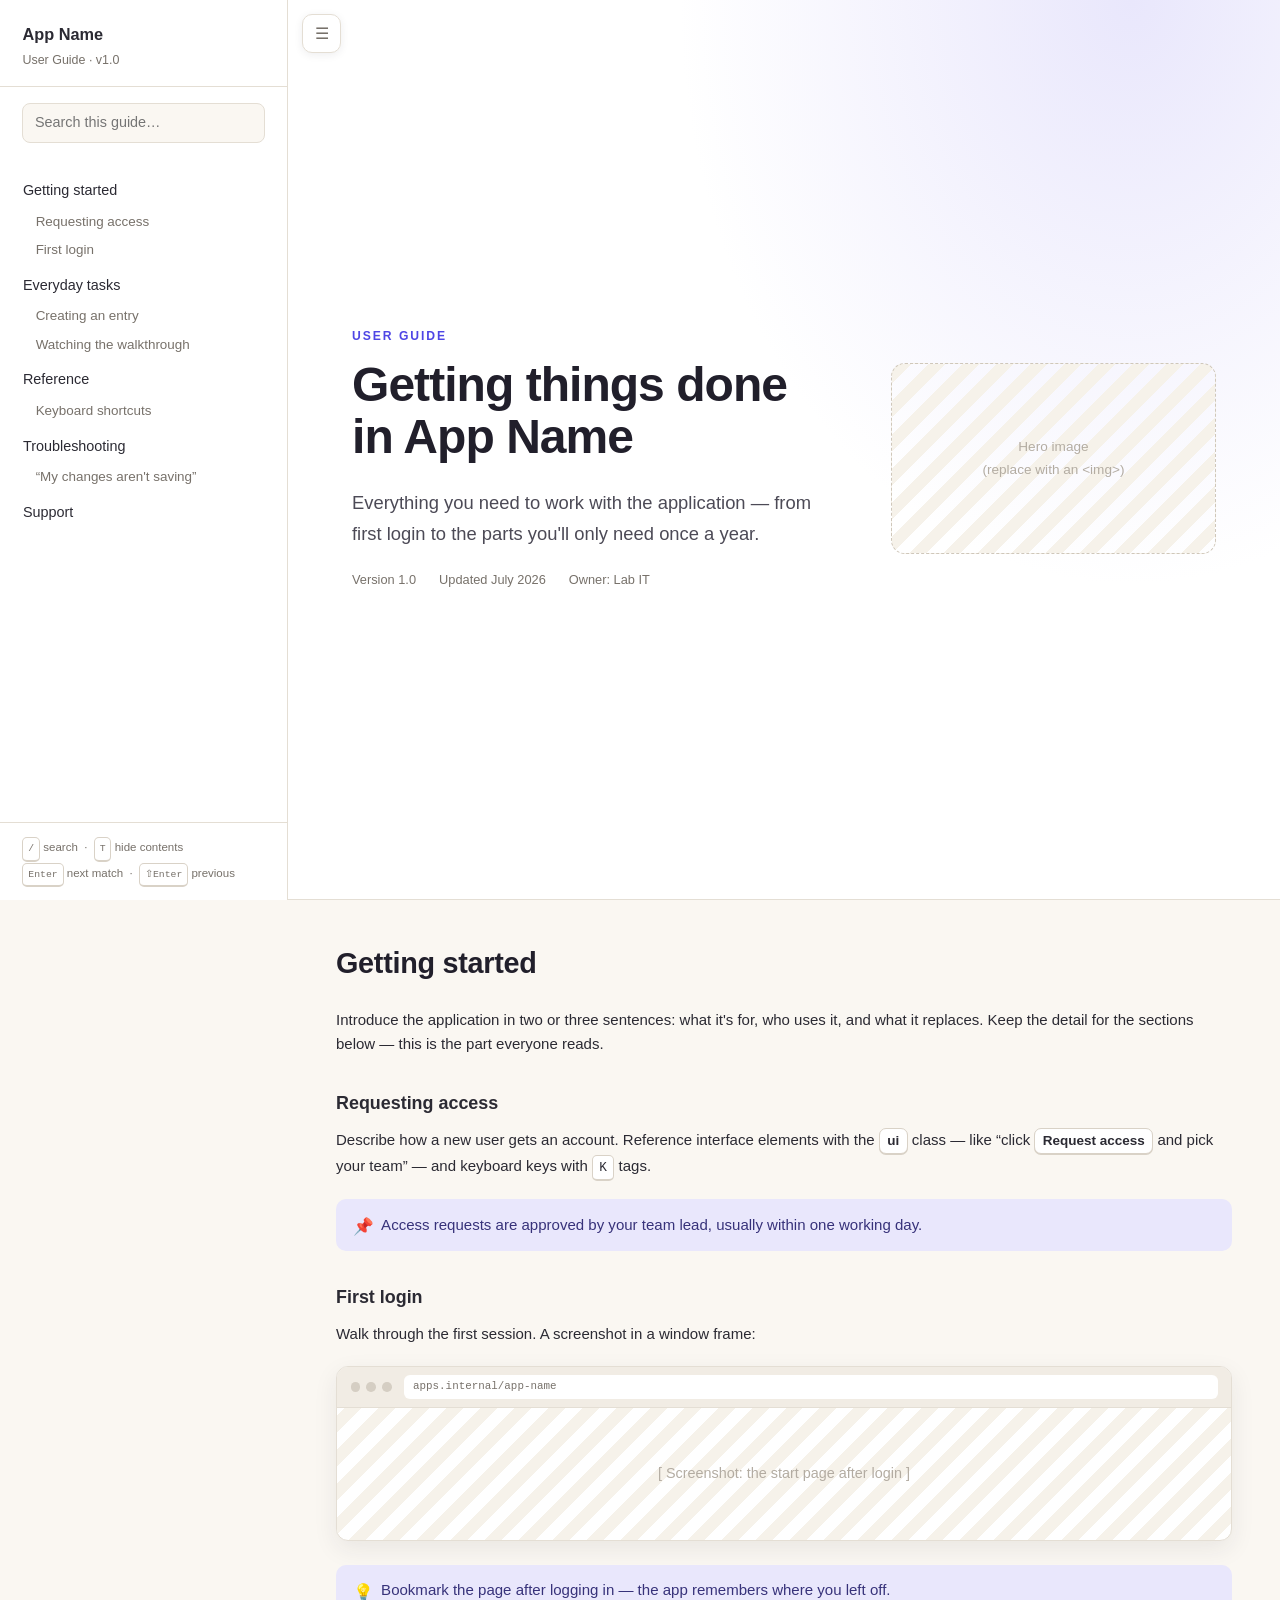
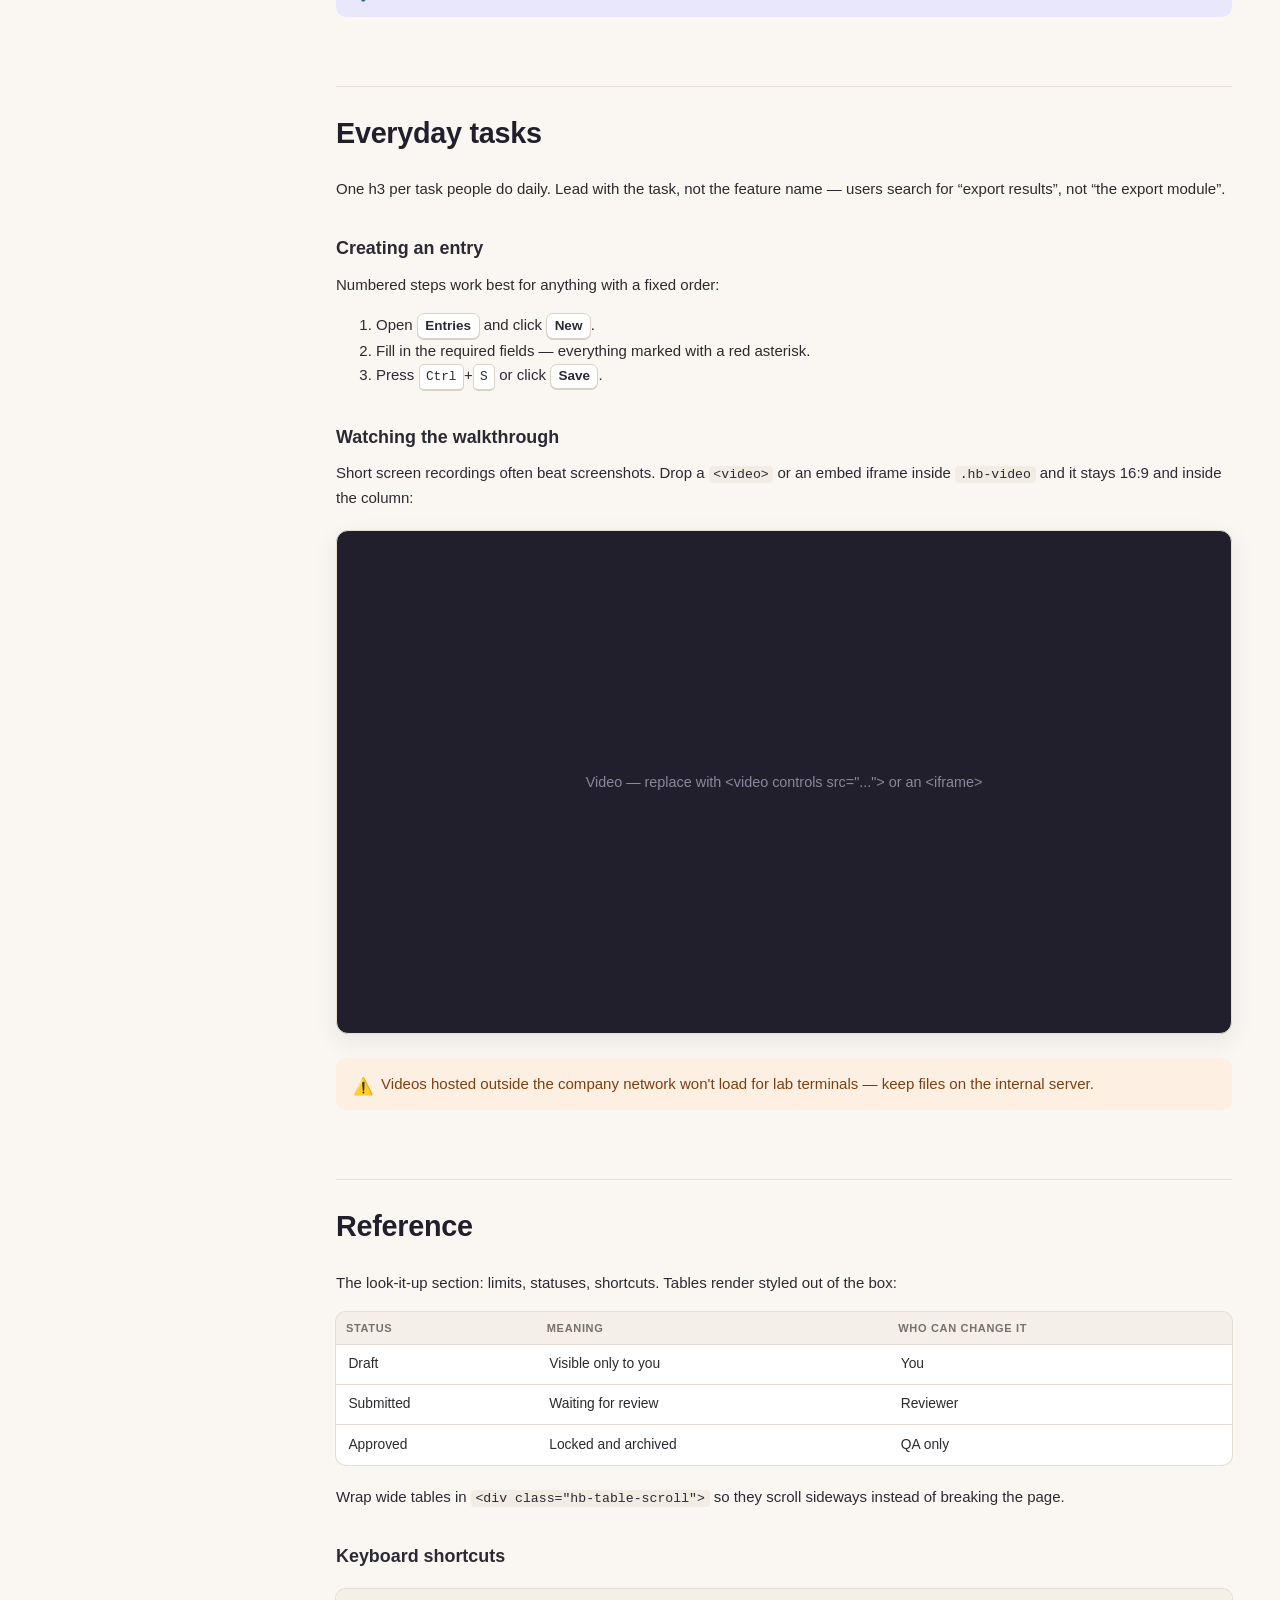
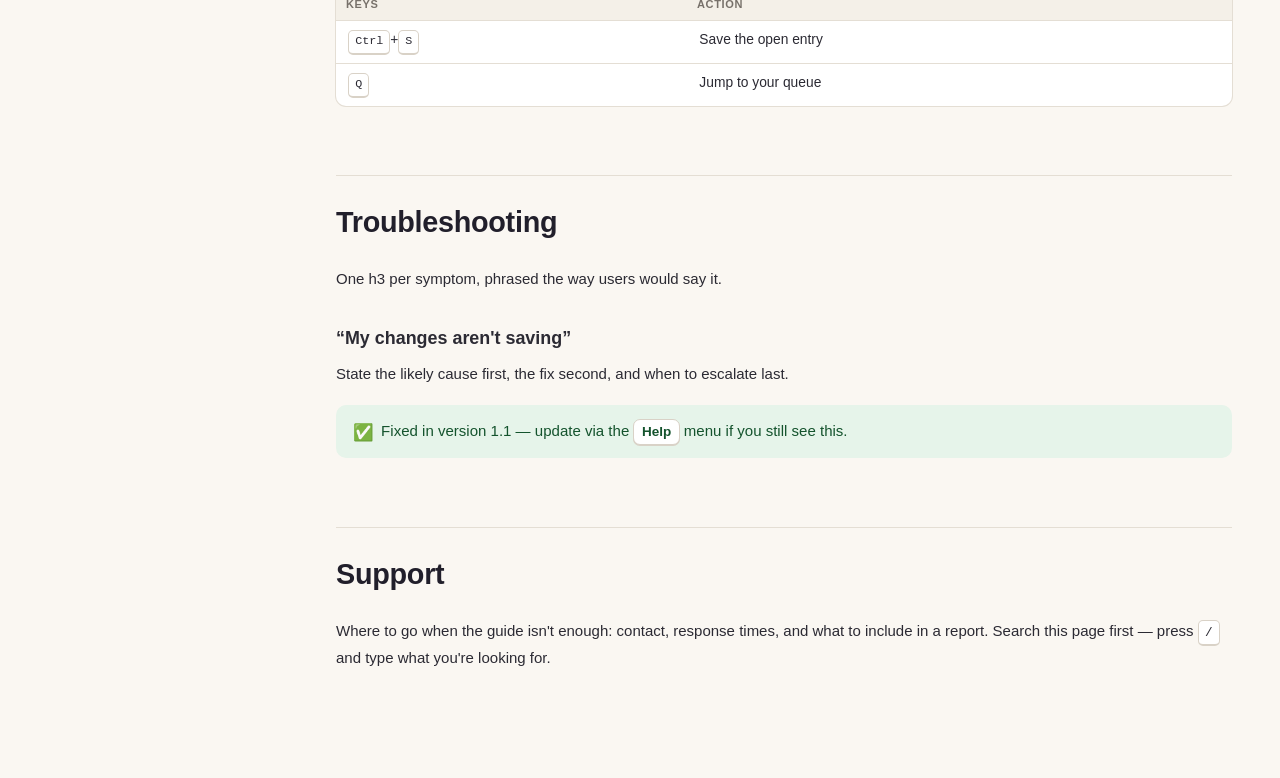
<file: template-handbook.html>
<!DOCTYPE html>
<html lang="en">
<head>
<meta charset="UTF-8">
<meta name="viewport" content="width=device-width, initial-scale=1.0">
<title>App Name — User Guide</title>
<link rel="stylesheet" href="themes/handbook.css">
</head>
<body class="handbook">

<!-- ══════════════════════════════════════════════════════════════
     Sidebar: edit the brand block; the ToC below it fills itself
     from every h2/h3 in .hb-content. Search box is added for you.
     ══════════════════════════════════════════════════════════════ -->
<aside class="hb-sidebar">
  <div class="hb-brand">
    <div class="title">App Name</div>
    <div class="sub">User Guide &middot; v1.0</div>
  </div>
  <nav class="hb-toc"></nav>
  <div class="hb-hints">
    <kbd>/</kbd> search &nbsp;&middot;&nbsp; <kbd>T</kbd> hide contents<br>
    <kbd>Enter</kbd> next match &nbsp;&middot;&nbsp; <kbd>&#8679;Enter</kbd> previous
  </div>
</aside>

<main class="hb-main">

  <!-- ═══════════════════════════════════════════════════════════
       Hero: title, lead, meta line, and an image on the right.
       Swap the placeholder div for:  <img src="hero.png" alt="...">
       ═══════════════════════════════════════════════════════════ -->
  <header class="hb-hero">
    <div class="hb-hero-inner">
      <div>
        <span class="eyebrow">User Guide</span>
        <h1>Getting things done in App Name</h1>
        <p class="lead">Everything you need to work with the application —
        from first login to the parts you'll only need once a year.</p>
        <div class="hb-meta">
          <span>Version 1.0</span>
          <span>Updated July 2026</span>
          <span>Owner: Lab IT</span>
        </div>
      </div>
      <div class="hb-hero-art">
        <div class="placeholder">Hero image<br>(replace with an &lt;img&gt;)</div>
      </div>
    </div>
    <div class="hb-scrollhint">Scroll</div>
  </header>

  <!-- ═══════════════════════════════════════════════════════════
       Content: h2 = chapter, h3 = subsection. Both appear in the
       ToC automatically and get linkable ids from their text.
       ═══════════════════════════════════════════════════════════ -->
  <div class="hb-content">

    <h2>Getting started</h2>
    <p>Introduce the application in two or three sentences: what it's for, who
    uses it, and what it replaces. Keep the detail for the sections below —
    this is the part everyone reads.</p>

    <h3>Requesting access</h3>
    <p>Describe how a new user gets an account. Reference interface elements
    with the <span class="ui">ui</span> class — like &ldquo;click
    <span class="ui">Request access</span> and pick your team&rdquo; — and
    keyboard keys with <kbd>K</kbd> tags.</p>
    <div class="hb-callout note">Access requests are approved by your team
    lead, usually within one working day.</div>

    <h3>First login</h3>
    <p>Walk through the first session. A screenshot in a window frame:</p>
    <div class="hb-screen">
      <div class="bar"><i></i><i></i><i></i><span class="addr">apps.internal/app-name</span></div>
      <div class="placeholder">[ Screenshot: the start page after login ]</div>
    </div>
    <div class="hb-callout tip">Bookmark the page after logging in — the app
    remembers where you left off.</div>

    <h2>Everyday tasks</h2>
    <p>One h3 per task people do daily. Lead with the task, not the feature
    name — users search for &ldquo;export results&rdquo;, not
    &ldquo;the export module&rdquo;.</p>

    <h3>Creating an entry</h3>
    <p>Numbered steps work best for anything with a fixed order:</p>
    <ol>
      <li>Open <span class="ui">Entries</span> and click <span class="ui">New</span>.</li>
      <li>Fill in the required fields — everything marked with a red asterisk.</li>
      <li>Press <kbd>Ctrl</kbd>+<kbd>S</kbd> or click <span class="ui">Save</span>.</li>
    </ol>

    <h3>Watching the walkthrough</h3>
    <p>Short screen recordings often beat screenshots. Drop a
    <code>&lt;video&gt;</code> or an embed iframe inside
    <code>.hb-video</code> and it stays 16:9 and inside the column:</p>
    <div class="hb-video">
      <div class="placeholder">Video — replace with &lt;video controls src="..."&gt; or an &lt;iframe&gt;</div>
    </div>
    <div class="hb-callout warn">Videos hosted outside the company network
    won't load for lab terminals — keep files on the internal server.</div>

    <h2>Reference</h2>
    <p>The look-it-up section: limits, statuses, shortcuts. Tables render
    styled out of the box:</p>
    <table>
      <thead>
        <tr><th>Status</th><th>Meaning</th><th>Who can change it</th></tr>
      </thead>
      <tbody>
        <tr><td>Draft</td><td>Visible only to you</td><td>You</td></tr>
        <tr><td>Submitted</td><td>Waiting for review</td><td>Reviewer</td></tr>
        <tr><td>Approved</td><td>Locked and archived</td><td>QA only</td></tr>
      </tbody>
    </table>
    <p>Wrap wide tables in <code>&lt;div class="hb-table-scroll"&gt;</code> so
    they scroll sideways instead of breaking the page.</p>

    <h3>Keyboard shortcuts</h3>
    <table>
      <thead><tr><th>Keys</th><th>Action</th></tr></thead>
      <tbody>
        <tr><td><kbd>Ctrl</kbd>+<kbd>S</kbd></td><td>Save the open entry</td></tr>
        <tr><td><kbd>Q</kbd></td><td>Jump to your queue</td></tr>
      </tbody>
    </table>

    <h2>Troubleshooting</h2>
    <p>One h3 per symptom, phrased the way users would say it.</p>

    <h3>&ldquo;My changes aren't saving&rdquo;</h3>
    <p>State the likely cause first, the fix second, and when to escalate
    last.</p>
    <div class="hb-callout ok">Fixed in version 1.1 — update via the
    <span class="ui">Help</span> menu if you still see this.</div>

    <h2>Support</h2>
    <p>Where to go when the guide isn't enough: contact, response times, and
    what to include in a report. Search this page first — press <kbd>/</kbd>
    and type what you're looking for.</p>

  </div>
</main>

<script src="handbook.js"></script>
</body>
</html>
</file>
<file: themes/handbook.css>
/*
 * Theme: Handbook — long-form user guide with sidebar ToC and search.
 * Use for: reference documentation, manuals, multi-section how-tos —
 * content that people search and dip into rather than read start-to-end.
 * Pairs with handbook.js (not deck.js — this is a normal scrolling page).
 *
 * Same warm, instructional family as Field Guide: paper background,
 * indigo accent. Content can mix text, tables, images and video.
 *
 * Keys: /  or Ctrl/Cmd+K  search | T  show/hide contents
 */

:root {
  --hb-bg: #faf7f2;
  --hb-panel: #ffffff;
  --hb-fg: #2b2a33;
  --hb-muted: #77716a;
  --hb-accent: #4f46e5;
  --hb-accent-soft: #e9e7fc;
  --hb-border: #e4ded4;
  --hb-warn: #b45309;
  --hb-ok: #15803d;
  --hb-sidebar-w: 18rem;
  --hb-font: -apple-system, BlinkMacSystemFont, "Segoe UI", Roboto, "Helvetica Neue", Arial, sans-serif;
  --hb-font-mono: ui-monospace, "SF Mono", "Cascadia Code", Menlo, Consolas, monospace;
}

* { box-sizing: border-box; }

html { scroll-behavior: smooth; }
@media (prefers-reduced-motion: reduce) { html { scroll-behavior: auto; } }

body.handbook {
  margin: 0;
  background: var(--hb-bg);
  color: var(--hb-fg);
  font-family: var(--hb-font);
  font-size: clamp(15px, 1.1vw, 17px);
  line-height: 1.65;
  padding-left: var(--hb-sidebar-w);
  transition: padding-left 0.3s ease;
}

body.handbook.hb-toc-hidden { padding-left: 0; }

.handbook a { color: var(--hb-accent); }

.handbook kbd {
  display: inline-block;
  padding: 0.1em 0.5em;
  border: 1px solid #d9d2c7;
  border-bottom-width: 2px;
  border-radius: 5px;
  font-family: var(--hb-font-mono);
  font-size: 0.85em;
  background: #fff;
}

/* named button / menu item in prose */
.handbook .ui {
  display: inline-block;
  background: #fff;
  border: 1px solid #d9d2c7;
  border-radius: 7px;
  padding: 0.05em 0.55em;
  font-size: 0.9em;
  font-weight: 600;
  box-shadow: 0 1px 0 #d9d2c7;
  white-space: nowrap;
}

/* ---------- sidebar ---------- */

.hb-sidebar {
  position: fixed;
  top: 0;
  bottom: 0;
  left: 0;
  width: var(--hb-sidebar-w);
  background: var(--hb-panel);
  border-right: 1px solid var(--hb-border);
  display: flex;
  flex-direction: column;
  z-index: 10;
  transition: transform 0.3s ease;
}

.hb-toc-hidden .hb-sidebar { transform: translateX(-100%); }

.hb-brand {
  padding: 1.3rem 1.4rem 1rem;
  border-bottom: 1px solid var(--hb-border);
}

.hb-brand .title { font-weight: 700; font-size: 1.02rem; }

.hb-brand .sub {
  font-size: 0.78rem;
  color: var(--hb-muted);
  margin-top: 0.15em;
}

/* search box (injected by handbook.js) */
.hb-search { padding: 1rem 1.4rem 0.4rem; }

.hb-search input {
  width: 100%;
  font: inherit;
  font-size: 0.9rem;
  color: var(--hb-fg);
  background: var(--hb-bg);
  border: 1px solid var(--hb-border);
  border-radius: 8px;
  padding: 0.5em 0.8em;
  outline: none;
}

.hb-search input:focus {
  border-color: var(--hb-accent);
  box-shadow: 0 0 0 3px var(--hb-accent-soft);
}

.hb-search-status {
  font-size: 0.74rem;
  color: var(--hb-muted);
  min-height: 1.4em;
  padding: 0.35em 0.2em 0;
}

/* table of contents */
.hb-toc {
  flex: 1;
  overflow-y: auto;
  padding: 0.6rem 0.8rem 1.5rem;
}

.hb-toc ul {
  list-style: none;
  margin: 0;
  padding: 0;
}

.hb-toc ul ul { margin: 0.1em 0 0.4em; }

.hb-toc a {
  display: block;
  padding: 0.38em 0.7em;
  border-radius: 7px;
  color: var(--hb-fg);
  text-decoration: none;
  font-size: 0.9rem;
  line-height: 1.35;
}

.hb-toc ul ul a {
  padding-left: 1.7em;
  font-size: 0.84rem;
  color: var(--hb-muted);
}

.hb-toc a:hover { background: var(--hb-bg); }

.hb-toc a.active {
  background: var(--hb-accent-soft);
  color: var(--hb-accent);
  font-weight: 600;
}

/* keyboard hint at the sidebar's foot */
.hb-sidebar .hb-hints {
  padding: 0.8rem 1.4rem;
  border-top: 1px solid var(--hb-border);
  font-size: 0.72rem;
  color: var(--hb-muted);
  line-height: 2;
}

/* ToC toggle button (injected by handbook.js) */
.hb-toggle {
  position: fixed;
  top: 0.9rem;
  left: 0.9rem;
  z-index: 20;
  appearance: none;
  border: 1px solid var(--hb-border);
  background: var(--hb-panel);
  color: var(--hb-muted);
  font-size: 1rem;
  line-height: 1;
  width: 2.4rem;
  height: 2.4rem;
  border-radius: 10px;
  cursor: pointer;
  box-shadow: 0 2px 8px rgba(43, 42, 51, 0.08);
  transition: left 0.3s ease, color 0.2s;
}

.hb-toggle:hover { color: var(--hb-accent); border-color: var(--hb-accent); }

body:not(.hb-toc-hidden) .hb-toggle { left: calc(var(--hb-sidebar-w) + 0.9rem); }

/* ---------- hero ---------- */

.hb-hero {
  min-height: 100vh;
  min-height: 100svh;   /* mobile browsers: viewport minus chrome */
  display: flex;
  flex-direction: column;
  justify-content: center;
  position: relative;
  background:
    radial-gradient(ellipse 70% 100% at 85% 0%, var(--hb-accent-soft), transparent 65%),
    var(--hb-panel);
  border-bottom: 1px solid var(--hb-border);
  padding: clamp(3rem, 8vh, 5rem) clamp(1.5rem, 6vw, 4rem) clamp(2.2rem, 6vh, 3.5rem);
}

.hb-hero-inner {
  max-width: 70rem;
  width: 100%;
  margin: 0 auto;
  display: grid;
  grid-template-columns: minmax(0, 1.2fr) minmax(0, 0.8fr);
  gap: clamp(1.5rem, 4vw, 3.5rem);
  align-items: center;
}

.hb-hero .eyebrow {
  display: block;
  font-size: 0.76rem;
  font-weight: 700;
  letter-spacing: 0.16em;
  text-transform: uppercase;
  color: var(--hb-accent);
  margin-bottom: 1em;
}

.hb-hero h1 {
  font-size: clamp(1.9rem, 4.5vw, 3rem);
  font-weight: 800;
  letter-spacing: -0.02em;
  line-height: 1.1;
  margin: 0 0 0.5em;
  color: #211f2b;
}

.hb-hero .lead {
  font-size: clamp(1rem, 1.8vw, 1.15rem);
  color: #4c4a56;
  margin: 0;
}

.hb-hero .hb-meta {
  margin-top: 1.6em;
  font-size: 0.8rem;
  color: var(--hb-muted);
  display: flex;
  gap: 1.8em;
  flex-wrap: wrap;
}

/* hero image slot: drop an <img> in .hb-hero-art */
.hb-hero-art img {
  display: block;
  width: 100%;
  border-radius: 14px;
  border: 1px solid var(--hb-border);
  box-shadow: 0 14px 40px rgba(43, 42, 51, 0.14);
}

.hb-hero-art .placeholder {
  border: 1px dashed #cfc7ba;
  border-radius: 14px;
  padding: clamp(2.5rem, 8vh, 5rem) 1.5rem;
  text-align: center;
  color: #b3aca2;
  font-size: 0.85rem;
  background:
    repeating-linear-gradient(-45deg, transparent, transparent 12px,
      #f6f2ea 12px, #f6f2ea 24px);
}

@media (max-width: 720px) {
  .hb-hero-inner { grid-template-columns: 1fr; }
}

/* scroll hint at the hero's foot — shown on small screens */
.hb-scrollhint {
  position: absolute;
  bottom: 1.6rem;
  left: 50%;
  transform: translateX(-50%);
  display: none;
  flex-direction: column;
  align-items: center;
  gap: 0.5rem;
  font-family: var(--hb-font-mono);
  font-size: 0.68rem;
  letter-spacing: 0.22em;
  text-transform: uppercase;
  color: var(--hb-muted);
}

.hb-scrollhint::after {
  content: "";
  width: 1px;
  height: 2.2rem;
  background: linear-gradient(180deg, var(--hb-accent), transparent);
  animation: hb-drip 1.8s ease-in-out infinite;
}

@keyframes hb-drip {
  0%   { transform: scaleY(0); transform-origin: top; opacity: 1; }
  70%  { transform: scaleY(1); transform-origin: top; opacity: 1; }
  100% { transform: scaleY(1); transform-origin: top; opacity: 0; }
}

@media (max-width: 900px) {
  .hb-scrollhint { display: flex; }
}

@media (prefers-reduced-motion: reduce) {
  .hb-scrollhint::after { animation: none; }
}

/* ---------- content column ---------- */

.hb-content {
  max-width: 70rem;
  margin: 0 auto;
  padding: 2.5rem clamp(1.5rem, 5vw, 3rem) 6rem;
}

.hb-content h2 {
  font-size: clamp(1.4rem, 2.6vw, 1.8rem);
  font-weight: 700;
  color: #211f2b;
  letter-spacing: -0.01em;
  margin: 2.4em 0 0.7em;
  padding-top: 0.8em;
  border-top: 1px solid var(--hb-border);
  scroll-margin-top: 1.5rem;
}

.hb-content h2:first-child { margin-top: 0; border-top: none; padding-top: 0; }

.hb-content h3 {
  font-size: 1.12rem;
  font-weight: 700;
  margin: 1.8em 0 0.5em;
  scroll-margin-top: 1.5rem;
}

.hb-content p, .hb-content ul, .hb-content ol { margin: 0 0 1em; }

.hb-content code {
  font-family: var(--hb-font-mono);
  font-size: 0.88em;
  background: #f1ece4;
  border-radius: 4px;
  padding: 0.08em 0.35em;
}

.hb-content pre {
  background: #211f2b;
  color: #e8e6f0;
  border-radius: 10px;
  padding: 1em 1.3em;
  overflow-x: auto;
  font-size: 0.85rem;
  line-height: 1.6;
}

.hb-content pre code { background: none; padding: 0; color: inherit; }

/* code blocks from the Handbook Builder: language badge + syntax tokens
   (highlighting is baked into the HTML at export — no JS needed here) */
.hb-content pre.hb-code { position: relative; }

.hb-content pre.hb-code[data-lang]::before {
  content: attr(data-lang);
  position: absolute;
  top: 0.55em;
  right: 1em;
  font-family: var(--hb-font-mono);
  font-size: 0.66rem;
  letter-spacing: 0.08em;
  color: #8b87a0;
}

.hb-content .tok-c { color: #8b87a0; font-style: italic; }
.hb-content .tok-s { color: #a8d8a0; }
.hb-content .tok-n { color: #f0b37e; }
.hb-content .tok-k { color: #9db4ff; }
.hb-content .tok-v { color: #d8b4fe; }

/* ---------- tables ---------- */

.hb-content table {
  width: 100%;
  border-collapse: collapse;
  margin: 1.2em 0 1.5em;
  font-size: 0.92em;
  background: var(--hb-panel);
  border: 1px solid var(--hb-border);
  border-radius: 10px;
  overflow: hidden;
}

/* border-radius needs this on wrapped tables; harmless otherwise */
.hb-content table { border-style: hidden; box-shadow: 0 0 0 1px var(--hb-border); }

.hb-content th, .hb-content td {
  text-align: left;
  padding: 0.6em 0.9em;
  border-bottom: 1px solid var(--hb-border);
  vertical-align: top;
}

.hb-content th {
  background: #f4f0e8;
  font-size: 0.8em;
  letter-spacing: 0.06em;
  text-transform: uppercase;
  color: var(--hb-muted);
}

.hb-content tr:last-child td { border-bottom: none; }

/* wide tables scroll inside their own box */
.hb-table-scroll { overflow-x: auto; margin: 1.2em 0 1.5em; }
.hb-table-scroll table { margin: 0; }

/* ---------- images & figures ---------- */

.hb-content img {
  max-width: 100%;
  border-radius: 10px;
  border: 1px solid var(--hb-border);
}

.hb-content figure { margin: 1.4em 0 1.6em; }

.hb-content figure img { width: 100%; }

/* figure width options (Handbook Builder emits these) */
.hb-content figure.hb-w-full { width: 100%; }
.hb-content figure.hb-w-1-2  { width: 50%; }
.hb-content figure.hb-w-1-3  { width: 33.333%; }
.hb-content figure.hb-w-1-4  { width: 25%; }
.hb-content figure.hb-w-1-5  { width: 20%; }

@media (max-width: 720px) {
  .hb-content figure[class*="hb-w-"] { width: 100%; }
}

.hb-content figcaption {
  font-size: 0.82rem;
  color: var(--hb-muted);
  margin-top: 0.6em;
  text-align: center;
}

/* screenshot in a mock window frame (same idea as the Field Guide deck) */
.hb-screen {
  background: #fff;
  border: 1px solid var(--hb-border);
  border-radius: 12px;
  box-shadow: 0 8px 24px rgba(43, 42, 51, 0.08);
  overflow: hidden;
  margin: 1.3em 0 1.6em;
}

.hb-screen .bar {
  display: flex;
  align-items: center;
  gap: 0.4em;
  padding: 0.55em 0.9em;
  background: #f1ece4;
  border-bottom: 1px solid var(--hb-border);
}

.hb-screen .bar i { width: 0.65em; height: 0.65em; border-radius: 50%; background: #d5cec3; }

.hb-screen .bar .addr {
  flex: 1;
  margin-left: 0.6em;
  background: #fff;
  border-radius: 6px;
  font-family: var(--hb-font-mono);
  font-size: 0.68rem;
  color: var(--hb-muted);
  padding: 0.25em 0.8em;
}

.hb-screen img { display: block; width: 100%; border: none; border-radius: 0; }

.hb-screen .placeholder {
  padding: clamp(2rem, 6vh, 4rem) 1.5rem;
  text-align: center;
  color: #b3aca2;
  font-size: 0.9rem;
  background:
    repeating-linear-gradient(-45deg, transparent, transparent 12px,
      #f6f2ea 12px, #f6f2ea 24px);
}

/* ---------- video ---------- */
/* Wrap a <video> or an <iframe> embed in .hb-video — it keeps 16:9
   and never overflows the column. */

.hb-video {
  aspect-ratio: 16 / 9;
  border-radius: 12px;
  overflow: hidden;
  border: 1px solid var(--hb-border);
  box-shadow: 0 8px 24px rgba(43, 42, 51, 0.08);
  margin: 1.3em 0 1.6em;
  background: #211f2b;
}

.hb-video video,
.hb-video iframe {
  display: block;
  width: 100%;
  height: 100%;
  border: none;
}

.hb-video .placeholder {
  height: 100%;
  display: flex;
  align-items: center;
  justify-content: center;
  color: #8b87a0;
  font-size: 0.9rem;
}

/* ---------- callouts (same vocabulary as the Field Guide deck) ---------- */

.hb-callout {
  border-radius: 10px;
  padding: 0.9em 1.2em 0.9em 3em;
  margin: 1.2em 0;
  position: relative;
  font-size: 0.94rem;
  background: var(--hb-accent-soft);
  color: #37327a;
}

.hb-callout::before { position: absolute; left: 1em; top: 0.85em; font-size: 1.1em; }

.hb-callout.tip::before  { content: "\1F4A1"; }
.hb-callout.note::before { content: "\1F4CC"; }

.hb-callout.warn { background: #fdf0e3; color: #7c3f10; }
.hb-callout.warn::before { content: "\26A0\FE0F"; }

.hb-callout.ok { background: #e6f4ea; color: #14532d; }
.hb-callout.ok::before { content: "\2705"; }

/* ---------- search highlights ---------- */

mark.hb-hit {
  background: #fde68a;
  color: inherit;
  border-radius: 3px;
  padding: 0.02em 0.1em;
}

mark.hb-hit.current {
  background: #f59e0b;
  color: #fff;
  outline: 2px solid #b45309;
}

/* ---------- responsive & print ---------- */

@media (max-width: 900px) {
  body.handbook { padding-left: 0; }
  .hb-sidebar { box-shadow: 0 0 40px rgba(43, 42, 51, 0.25); }
  body:not(.hb-toc-hidden) .hb-toggle { left: calc(var(--hb-sidebar-w) + 0.9rem); }
}

@media print {
  body.handbook { padding-left: 0; }
  .hb-sidebar, .hb-toggle { display: none !important; }
  .hb-hero { border-bottom: 2px solid #000; }
  mark.hb-hit { background: none; outline: none; }
}
</file>
